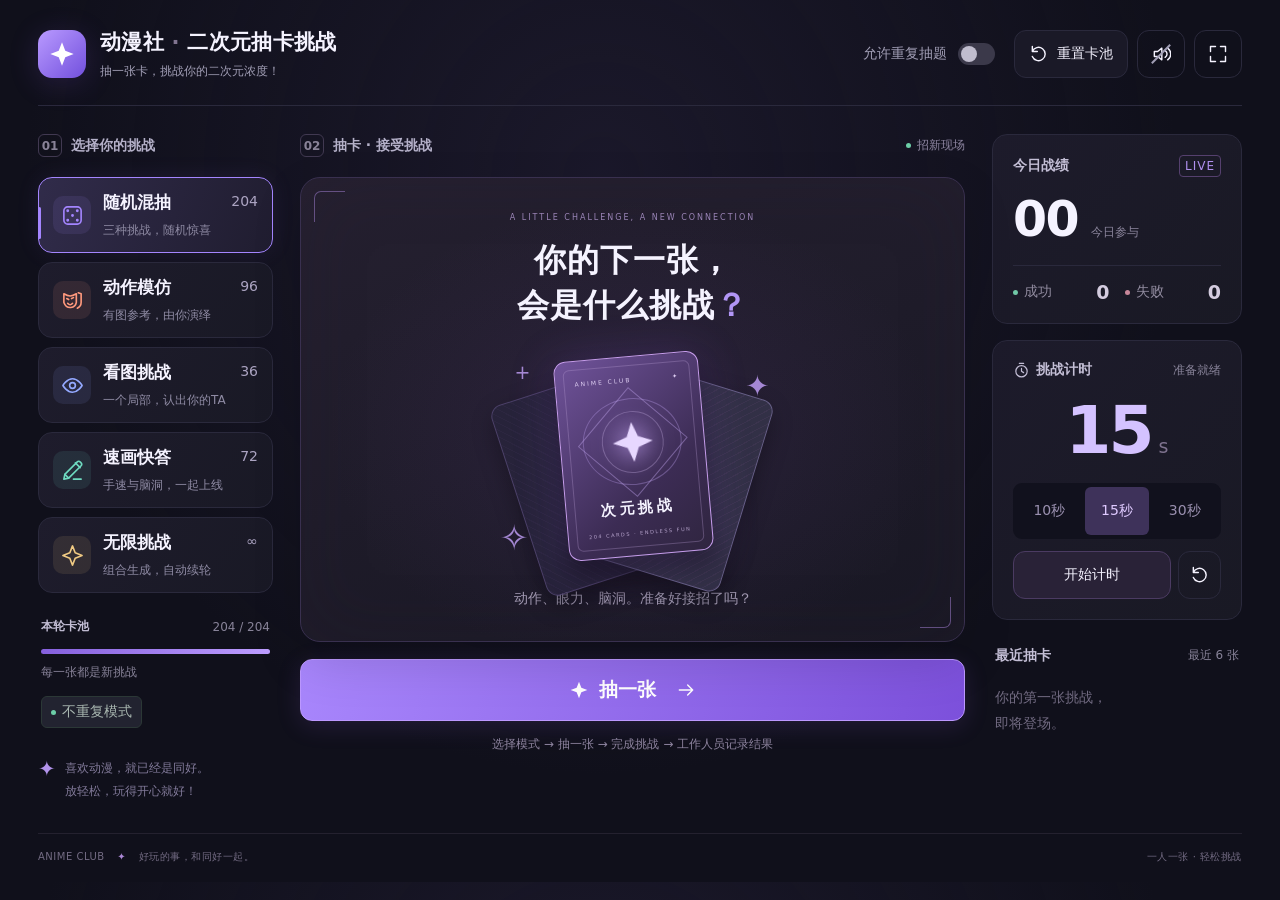
<file: index.html>
<!doctype html>
<html lang="zh-CN">
<head>
  <meta charset="utf-8">
  <meta name="viewport" content="width=device-width, initial-scale=1, viewport-fit=cover">
  <meta name="theme-color" content="#10101b">
  <meta name="description" content="动漫社招新现场抽卡小游戏：204张固定题，1324种组合挑战，自动续轮，离线也能玩。">
  <title>动漫社 · 二次元抽卡挑战</title>
  <link rel="icon" href="data:image/svg+xml,%3Csvg xmlns='http://www.w3.org/2000/svg' viewBox='0 0 64 64'%3E%3Crect width='64' height='64' rx='16' fill='%237c4dff'/%3E%3Cpath d='M32 8 38 26 56 32 38 38 32 56 26 38 8 32 26 26Z' fill='white'/%3E%3C/svg%3E">
  <link rel="stylesheet" href="style.css">
  <script src="cards.js" defer></script>
  <script src="extra-cards.js" defer></script>
  <script src="visual-cards.js" defer></script>
  <script src="asset-manifest.js" defer></script>
  <script src="generator.js" defer></script>
  <script src="engine.js" defer></script>
  <script src="app.js" defer></script>
</head>
<body>
  <svg class="icon-library" xmlns="http://www.w3.org/2000/svg" aria-hidden="true">
    <symbol id="spark" viewBox="0 0 24 24"><path d="m12 2 2.8 7.2L22 12l-7.2 2.8L12 22l-2.8-7.2L2 12l7.2-2.8Z"/></symbol>
    <symbol id="mask" viewBox="0 0 24 24"><path d="M3 5c5 3 8 3 13 0v9c-1 6-10 8-13 0Z"/><path d="m6 10 2 1m3-1 2-1M7 15c2 2 3 2 5 0M18 4l3 1v9c0 3-2 5-4 6"/></symbol>
    <symbol id="eye" viewBox="0 0 24 24"><path d="M2 12s4-7 10-7 10 7 10 7-4 7-10 7S2 12 2 12Z"/><circle cx="12" cy="12" r="3"/></symbol>
    <symbol id="pen" viewBox="0 0 24 24"><path d="m15 4 5 5M3 21l5-1L21 7c2-2-2-6-4-4L4 16Z"/><path d="m4 16 4 4M13 21h8"/></symbol>
    <symbol id="dice" viewBox="0 0 24 24"><rect x="3" y="3" width="18" height="18" rx="4"/><path d="M7 7h.01M17 7h.01M12 12h.01M7 17h.01M17 17h.01" stroke-width="3"/></symbol>
    <symbol id="reset" viewBox="0 0 24 24"><path d="M4 9a8 8 0 1 1 0 6M4 3v6h6"/></symbol>
    <symbol id="clock" viewBox="0 0 24 24"><circle cx="12" cy="13" r="8"/><path d="M12 9v4l3 2M9 2h6"/></symbol>
    <symbol id="check" viewBox="0 0 24 24"><path d="m5 12 4 4L19 6"/></symbol>
    <symbol id="close" viewBox="0 0 24 24"><path d="m6 6 12 12M18 6 6 18"/></symbol>
    <symbol id="sound" viewBox="0 0 24 24"><path d="M4 9h4l5-4v14l-5-4H4ZM17 8c3 2 3 6 0 8M20 5c5 4 5 10 0 14"/></symbol>
    <symbol id="expand" viewBox="0 0 24 24"><path d="M9 3H3v6M15 3h6v6M3 15v6h6M21 15v6h-6"/></symbol>
    <symbol id="arrow" viewBox="0 0 24 24"><path d="M4 12h16m-6-6 6 6-6 6"/></symbol>
  </svg>
  <div class="app-shell">
    <header class="header">
      <div class="brand"><span class="brand-mark"><svg><use href="#spark"/></svg></span><div><h1>动漫社 <span>·</span> 二次元抽卡挑战</h1><p>抽一张卡，挑战你的二次元浓度！</p></div></div>
      <div class="header-actions">
        <label class="repeat-control"><span>允许重复抽题</span><input id="repeat-toggle" type="checkbox"><span class="switch" aria-hidden="true"></span></label>
        <button id="reset-pool" class="subtle"><svg><use href="#reset"/></svg>重置卡池</button>
        <button id="sound-toggle" class="icon-button" aria-label="开启音效" aria-pressed="false"><svg><use href="#sound"/></svg><span class="mute-line"></span></button>
        <button id="fullscreen" class="icon-button" aria-label="全屏显示"><svg><use href="#expand"/></svg></button>
      </div>
    </header>
    <main class="game-layout">
      <aside class="mode-column">
        <div class="section-label"><span class="step">01</span>选择你的挑战</div>
        <div id="modes" class="modes" role="group" aria-label="抽卡模式">
          <button class="mode-button active" data-mode="mix" aria-pressed="true"><span class="mode-icon"><svg><use href="#dice"/></svg></span><span class="mode-copy"><strong>随机混抽</strong><small>三种挑战，随机惊喜</small></span><span class="mode-count" data-count="mix">204</span></button>
          <button class="mode-button" data-mode="action" aria-pressed="false"><span class="mode-icon"><svg><use href="#mask"/></svg></span><span class="mode-copy"><strong>动作模仿</strong><small>有图参考，由你演绎</small></span><span class="mode-count" data-count="action">96</span></button>
          <button class="mode-button" data-mode="image" aria-pressed="false"><span class="mode-icon"><svg><use href="#eye"/></svg></span><span class="mode-copy"><strong>看图挑战</strong><small>一个局部，认出你的TA</small></span><span class="mode-count" data-count="image">36</span></button>
          <button class="mode-button" data-mode="quick" aria-pressed="false"><span class="mode-icon"><svg><use href="#pen"/></svg></span><span class="mode-copy"><strong>速画快答</strong><small>手速与脑洞，一起上线</small></span><span class="mode-count" data-count="quick">72</span></button>
          <button class="mode-button" data-mode="infinite" aria-pressed="false"><span class="mode-icon"><svg><use href="#spark"/></svg></span><span class="mode-copy"><strong>无限挑战</strong><small>组合生成，自动续轮</small></span><span class="mode-count" data-count="infinite">∞</span></button>
        </div>
        <section class="pool-section"><div class="small-heading"><span id="pool-label">本轮卡池</span> <span id="pool-total">204 / 204</span></div><div class="pool-track"><span id="pool-progress"></span></div><p id="pool-note">每一张都是新挑战</p><span id="repeat-status" class="status-chip"><i></i>不重复模式</span></section>
        <div class="welcome-note"><span>✦</span><p>喜欢动漫，就已经是同好。<br>放轻松，玩得开心就好！</p></div>
      </aside>
      <section class="play-column" aria-label="抽卡挑战">
        <div class="play-topline"><span class="section-label"><span class="step">02</span>抽卡 · 接受挑战</span><span class="live-label"><i></i>招新现场</span></div>
        <div id="card-stage" class="card-stage" aria-live="polite">
          <div class="idle-state"><span class="eyebrow">A LITTLE CHALLENGE, A NEW CONNECTION</span><h2>你的下一张，<br>会是什么挑战<span>？</span></h2><div class="deck-art" aria-hidden="true"><div class="deck-card back-one"></div><div class="deck-card back-two"></div><div class="deck-card front"><div class="deck-inner"><span class="deck-top">ANIME CLUB <b>✦</b></span><div class="orbital"><div class="orbital-inner"><svg><use href="#spark"/></svg></div></div><strong>次元挑战</strong><span class="deck-bottom">36 CARDS · ENDLESS FUN</span></div></div><span class="floating-star one">✦</span><span class="floating-star two">✧</span><span class="floating-star three">+</span></div><p class="idle-hint">动作、眼力、脑洞。准备好接招了吗？</p></div>
        </div>
        <div id="result-banner" class="result-banner" hidden></div>
        <div class="primary-row"><button id="reveal-answer" class="reveal-button" hidden><svg><use href="#eye"/></svg>显示答案</button><button id="draw-card" class="draw-button"><svg><use href="#spark"/></svg><span>抽一张</span><svg class="arrow"><use href="#arrow"/></svg></button></div>
        <div id="judge-controls" class="judge-controls" hidden><button id="success" class="success-button"><svg><use href="#check"/></svg>挑战成功</button><button id="failure" class="failure-button"><svg><use href="#close"/></svg>挑战失败</button></div>
        <p id="play-hint" class="play-hint">选择模式 → 抽一张 → 完成挑战 → 工作人员记录结果</p>
      </section>
      <aside class="host-column">
        <section class="panel stats-panel"><div class="small-heading">今日战绩 <span>LIVE</span></div><div class="participant-stat"><strong id="participants">00</strong><span>今日参与</span></div><div class="result-stats"><div><i class="success-dot"></i>成功<strong id="success-count">0</strong></div><div><i class="failure-dot"></i>失败<strong id="failure-count">0</strong></div></div></section>
        <section class="panel timer-panel"><div class="small-heading"><span><svg><use href="#clock"/></svg>挑战计时</span><span id="timer-label">准备就绪</span></div><div id="timer-display" class="timer-display" role="timer" aria-label="剩余15秒">15<span>s</span></div><div id="timer-presets" class="timer-presets" role="group" aria-label="计时时长"><button data-seconds="10" aria-pressed="false">10秒</button><button data-seconds="15" class="selected" aria-pressed="true">15秒</button><button data-seconds="30" aria-pressed="false">30秒</button></div><div class="timer-buttons"><button id="timer-start">开始计时</button><button id="timer-reset" aria-label="重置倒计时"><svg><use href="#reset"/></svg></button></div></section>
        <section class="history-section"><div class="small-heading">最近抽卡 <span>最近 6 张</span></div><ol id="history"><li class="history-empty">你的第一张挑战，<br>即将登场。</li></ol></section>
      </aside>
    </main>
    <footer><span>ANIME CLUB <b>✦</b> 好玩的事，和同好一起。</span><span id="offline-state">一人一张 · 轻松挑战</span></footer>
  </div>
  <dialog id="reset-dialog"><form method="dialog"><span class="dialog-symbol">↻</span><h2>开启新一轮挑战？</h2><p>204 张固定题恢复，组合生成轮次重新开始，当前挑战与最近抽卡清空。今日参与、成功和失败统计保留。</p><div class="dialog-actions"><button value="cancel">继续这轮</button><button id="confirm-reset" value="reset" class="draw-button">重置卡池</button></div></form></dialog>
  <div id="toast" class="toast" role="status"></div>
  <dialog id="reference-dialog" aria-labelledby="reference-title"><div class="reference-modal"><button id="close-reference" class="reference-close" aria-label="关闭角色大图">×</button><h2 id="reference-title">角色参考</h2><img id="reference-image" alt=""><p id="reference-note"></p></div></dialog>
</body>
</html>
</file>
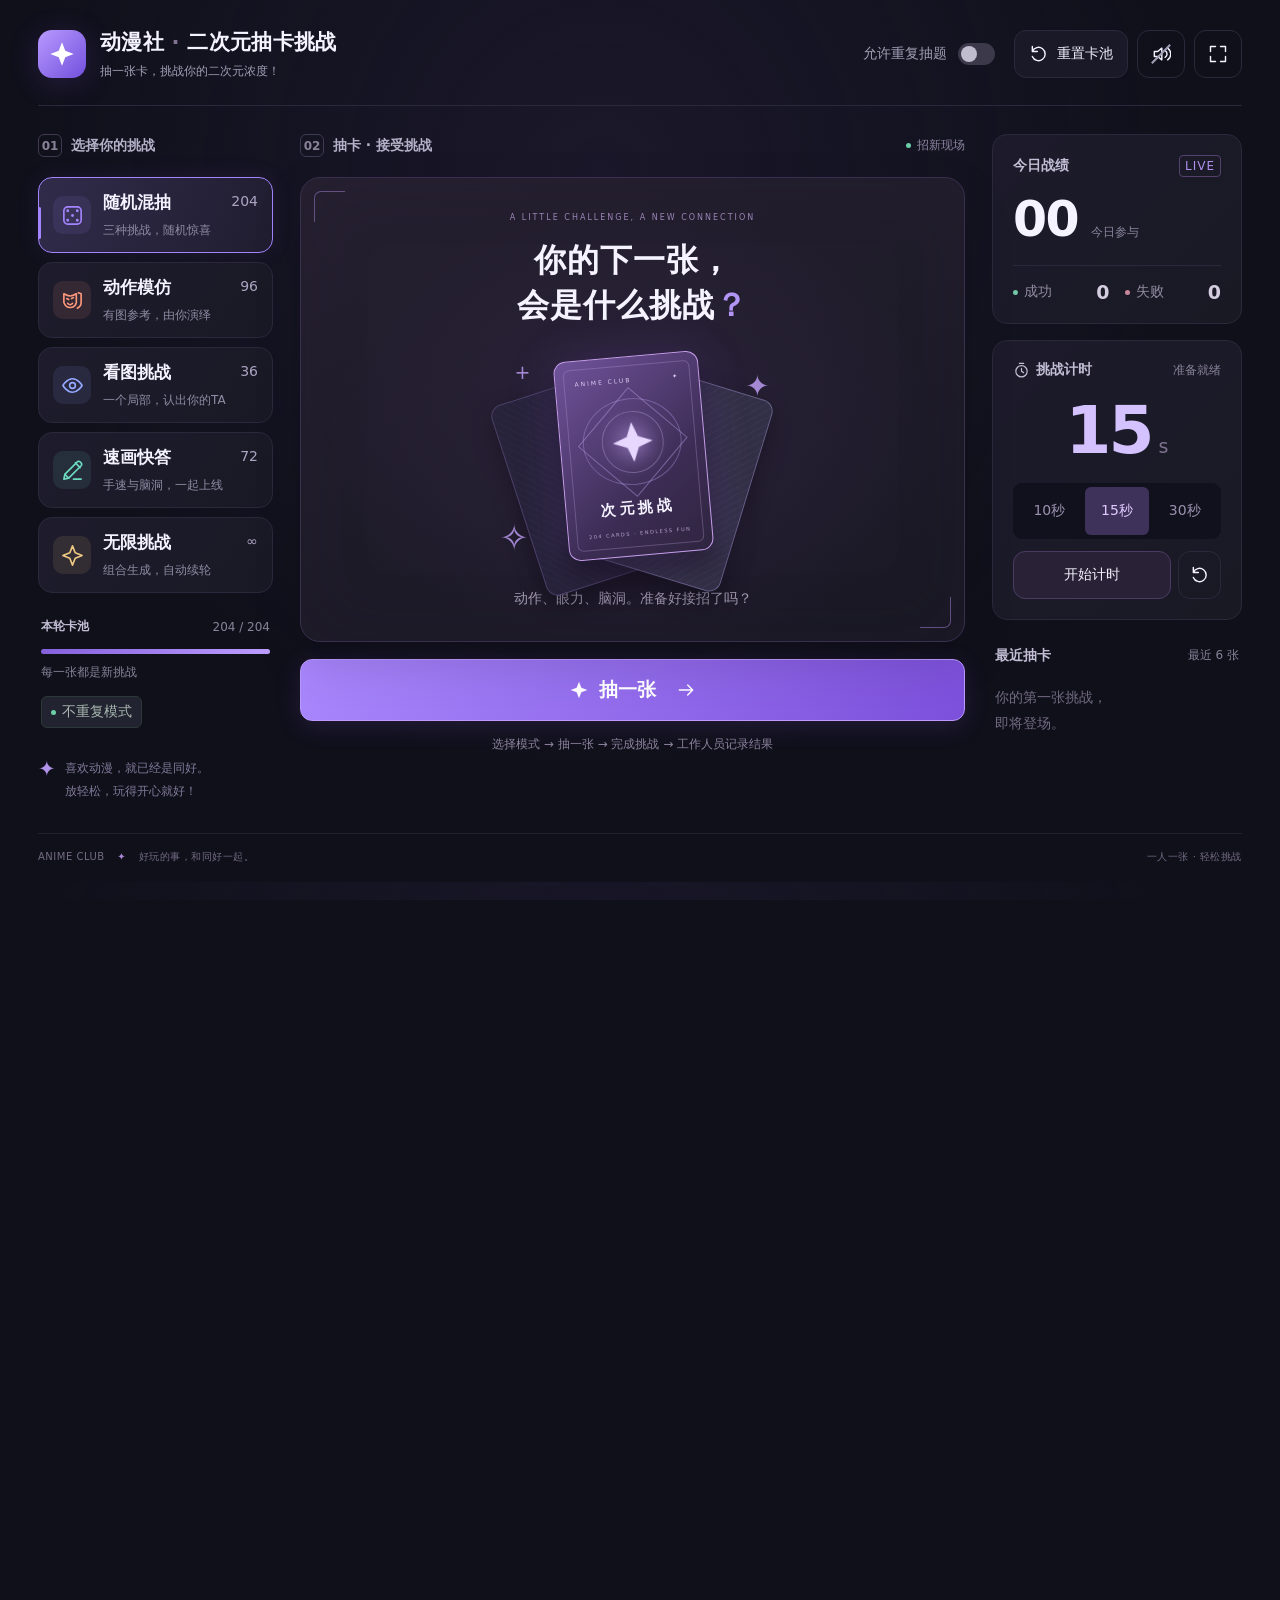
<file: github-pages-game/index.html>
<!doctype html>
<html lang="zh-CN"><head><meta charset="utf-8"><meta name="viewport" content="width=device-width,initial-scale=1"><meta http-equiv="refresh" content="0;url=../"><title>动漫社抽卡挑战 · 已更新</title></head><body><p>游戏已更新至新版本。<a href="../">点击打开动漫社抽卡挑战</a></p></body></html>
</file>
<file: style.css>
:root {
  color-scheme:dark;
  --bg:#10101b;
  --panel:#191925;
  --line:#2a293c;
  --text:#f5f3ff;
  --muted:#a19eB5;
  --purple:#a485ff;
  --accent:#a485ff;
  --action:#ff997d;
  --image:#94a9ff;
  --quick:#6edac0;
  font-family:system-ui,-apple-system,"Segoe UI","Microsoft YaHei",sans-serif
}

* {
  box-sizing:border-box
}

body {
  margin:0;
  background:radial-gradient(ellipse at 47% 20%,#25203980,transparent 60%),var(--bg);
  color:var(--text)
}

button,input {
  font:inherit
}

button {
  color:inherit;
  cursor:pointer;
  touch-action:manipulation;
  user-select:none;
  min-height:48px;
  border:1px solid var(--line);
  background:var(--panel);
  border-radius:12px;
  transition:background .18s,transform .18s,border-color .18s
}

button:active:not(:disabled) {
  transform:scale(.975)
}

button:focus-visible,input:focus-visible+.switch {
  outline:3px solid #d1bfff;
  outline-offset:4px
}

button:disabled {
  opacity:.42;
  cursor:default
}

button svg,.small-heading svg {
  width:20px;
  height:20px;
  fill:none;
  stroke:currentColor;
  stroke-width:1.7;
  stroke-linecap:round;
  stroke-linejoin:round;
  flex:none
}

svg {
  width:24px;
  height:24px
}

.icon-library {
  display:none
}

[hidden] {
  display:none!important
}

.app-shell {
  max-width:1600px;
  margin:auto;
  padding:28px 38px 18px
}

.header {
  display:flex;
  justify-content:space-between;
  align-items:center;
  gap:20px;
  padding-bottom:25px;
  border-bottom:1px solid var(--line)
}

.brand {
  display:flex;
  align-items:center;
  gap:14px
}

.brand-mark {
  width:48px;
  height:48px;
  border-radius:14px;
  background:linear-gradient(135deg,#b99aff,#7250dd);
  display:grid;
  place-items:center;
  box-shadow:0 5px 30px #8957e72e
}

.brand-mark svg {
  fill:white;
  stroke:none;
  width:28px;
  height:28px
}

h1 {
  font-size:21px;
  font-weight:700;
  letter-spacing:.3px;
  margin:0
}

h1 span {
  color:#817490
}

.brand p {
  font-size:13px;
  color:var(--muted);
  margin:7px 0 0
}

.header-actions {
  display:flex;
  align-items:center;
  gap:9px
}

.repeat-control {
  display:flex;
  align-items:center;
  gap:11px;
  font-size:13px;
  color:var(--muted);
  min-height:48px;
  padding:0 10px;
  cursor:pointer
}

.repeat-control input {
  position:absolute;
  opacity:0;
  width:1px;
  height:1px
}

.switch {
  width:37px;
  height:22px;
  border-radius:20px;
  background:#3b394a;
  position:relative
}

.switch:after {
  content:"";
  width:16px;
  height:16px;
  position:absolute;
  top:3px;
  left:3px;
  border-radius:50%;
  background:#c0bdce;
  transition:transform .2s
}

.repeat-control input:checked+.switch {
  background:#8c65ed
}

.repeat-control input:checked+.switch:after {
  transform:translateX(15px);
  background:#fff
}

.subtle {
  display:flex;
  align-items:center;
  justify-content:center;
  gap:8px;
  padding:0 14px;
  font-size:13px;
  background:#1a1927
}

.icon-button {
  width:48px;
  display:grid;
  place-items:center;
  background:transparent;
  position:relative
}

.mute-line {
  position:absolute;
  width:26px;
  height:2px;
  background:var(--muted);
  transform:rotate(-45deg)
}

.game-layout {
  display:grid;
  grid-template-columns:235px minmax(0,1fr) 250px;
  gap:27px;
  padding-top:28px
}

.section-label {
  color:#b4b0c8;
  font-size:13px;
  display:flex;
  align-items:center;
  gap:9px;
  font-weight:600
}

.step {
  font-size:11px;
  color:#898398;
  border:1px solid #413951;
  width:24px;
  height:23px;
  border-radius:6px;
  display:grid;
  place-items:center;
  font-variant-numeric:tabular-nums
}

.modes {
  display:grid;
  gap:12px;
  margin-top:20px
}

.mode-button {
  display:flex;
  align-items:center;
  gap:12px;
  position:relative;
  min-height:92px;
  text-align:left;
  padding:16px 14px;
  background:linear-gradient(125deg,#1e1c2c,#191925);
  border-radius:14px;
  --mode:var(--purple)
}

.mode-button[data-mode=action] {
  --mode:var(--action)
}

.mode-button[data-mode=image] {
  --mode:var(--image)
}

.mode-button[data-mode=quick] {
  --mode:var(--quick)
}

.mode-button[data-mode=infinite] {
  --mode:#f0ca83
}

/* 第五个模式保持横屏操作区紧凑，竖屏则占一整行。 */
@media(min-width:761px) and (orientation:landscape) {
  .modes { gap:9px; }
  .mode-button { min-height:76px; padding:12px 14px; }
}

.mode-button.active {
  border-color:var(--mode);
  background:linear-gradient(110deg,color-mix(in srgb,var(--mode) 17%,#191925),#201d30);
  box-shadow:0 0 24px color-mix(in srgb,var(--mode) 8%,transparent)
}

.mode-button.active:before {
  content:"";
  position:absolute;
  left:-1px;
  top:29px;
  height:32px;
  width:3px;
  background:var(--mode);
  border-radius:2px
}

.mode-icon {
  color:var(--mode);
  width:38px;
  height:38px;
  display:grid;
  place-items:center;
  border-radius:10px;
  background:color-mix(in srgb,var(--mode) 10%,transparent);
  flex:none
}

.mode-icon svg {
  width:23px;
  height:23px
}

.mode-copy {
  flex:1;
  min-width:0
}

.mode-copy strong {
  display:block;
  font-size:17px;
  font-weight:650
}

.mode-copy small {
  display:block;
  color:#8f8ba4;
  font-size:11px;
  margin-top:7px;
  white-space:nowrap
}

.mode-count {
  align-self:flex-start;
  color:#aca4c2;
  font-size:12px;
  padding-top:3px
}

.pool-section {
  padding:25px 3px 0
}

.small-heading {
  display:flex;
  justify-content:space-between;
  align-items:center;
  font-size:13px;
  font-weight:600;
  gap:8px;
  color:#c3bed5
}

.small-heading>span:last-child {
  font-size:11px;
  font-weight:400;
  color:#888399
}

.pool-track {
  height:5px;
  background:#292536;
  border-radius:9px;
  overflow:hidden;
  margin:14px 0 10px
}

.pool-track span {
  display:block;
  width:100%;
  height:100%;
  background:linear-gradient(90deg,#8560dd,#bd9dff);
  transition:width .25s
}

.pool-section p {
  font-size:11px;
  color:#868197;
  margin:0 0 15px
}

.status-chip {
  display:inline-flex;
  align-items:center;
  gap:6px;
  background:#222330;
  color:#a9b7b0;
  font-size:11px;
  padding:6px 9px;
  border:1px solid #2b3836;
  border-radius:6px
}

.status-chip i,.live-label i {
  width:5px;
  height:5px;
  border-radius:50%;
  background:#6ccea7
}

.welcome-note {
  display:flex;
  align-items:flex-start;
  gap:9px;
  margin-top:29px;
  color:#827a9a
}

.welcome-note>span {
  color:#b293eb;
  font-size:21px
}

.welcome-note p {
  font-size:11px;
  line-height:1.9;
  margin:0
}

.play-column {
  min-width:0
}

.play-topline {
  display:flex;
  justify-content:space-between;
  align-items:center;
  margin-bottom:20px
}

.live-label {
  font-size:11px;
  display:flex;
  align-items:center;
  gap:6px;
  color:#8c849f
}

.card-stage {
  position:relative;
  min-height:465px;
  border:1px solid #39304f;
  border-radius:20px;
  overflow:hidden;
  background:radial-gradient(ellipse at 50% 55%,#50337040,transparent 65%),linear-gradient(160deg,#252030,#191824);
  box-shadow:inset 0 0 70px #281e332a,0 20px 50px #0002
}

.card-stage:before,.card-stage:after {
  content:"";
  position:absolute;
  width:30px;
  height:30px;
  border-color:#8065a7;
  border-style:solid;
  pointer-events:none;
  opacity:.7
}

.card-stage:before {
  left:13px;
  top:13px;
  border-width:1px 0 0 1px;
  border-radius:7px 0 0
}

.card-stage:after {
  right:13px;
  bottom:13px;
  border-width:0 1px 1px 0;
  border-radius:0 0 7px
}

.idle-state {
  text-align:center;
  padding:27px 20px 19px
}

.eyebrow {
  font-size:8px;
  color:#9b85b7;
  letter-spacing:2px
}

.idle-state h2 {
  font-size:32px;
  line-height:1.4;
  letter-spacing:1px;
  font-weight:750;
  margin:14px 0 0
}

.idle-state h2 span {
  color:#b296f6
}

.deck-art {
  height:230px;
  width:320px;
  position:relative;
  margin:14px auto 2px;
  max-width:100%
}

.deck-card {
  width:145px;
  height:200px;
  position:absolute;
  left:calc(50% - 72px);
  top:14px;
  border-radius:12px;
  border:1px solid #7656a0;
  background:linear-gradient(145deg,#53406a,#2c243d);
  box-shadow:0 10px 25px #0005
}

.back-one {
  transform:rotate(-18deg) translate(-51px,10px);
  border-color:#4b4068;
  background:repeating-linear-gradient(45deg,#27233a,#27233a 5px,#2c2640 5px,#2c2640 6px)
}

.back-two {
  transform:rotate(17deg) translate(48px,8px);
  border-color:#676087;
  background:repeating-linear-gradient(-45deg,#323046,#323046 5px,#3b344e 5px,#3b344e 6px)
}

.front {
  transform:rotate(-5deg);
  background:linear-gradient(140deg,#70539b,#3c2c54 65%,#2f253f);
  border-color:#c69cec;
  box-shadow:0 5px 45px #905ada40,0 15px 25px #0007
}

.deck-inner {
  border:1px solid #b69bd355;
  margin:8px;
  height:calc(100% - 16px);
  border-radius:6px;
  padding:10px;
  display:flex;
  align-items:center;
  flex-direction:column
}

.deck-top {
  font-size:6px;
  letter-spacing:2px;
  display:flex;
  justify-content:space-between;
  width:100%;
  color:#decef2
}

.orbital {
  width:99px;
  height:99px;
  border:1px solid #c4a4f755;
  border-radius:50%;
  display:grid;
  place-items:center;
  margin:15px 0 5px;
  position:relative
}

.orbital:before {
  content:"";
  width:76px;
  height:76px;
  border:1px solid #b79be377;
  position:absolute;
  transform:rotate(45deg)
}

.orbital-inner {
  width:62px;
  height:62px;
  border:1px solid #c8b2e455;
  border-radius:50%;
  display:grid;
  place-items:center
}

.orbital svg {
  width:48px;
  height:48px;
  fill:#e7d7ff;
  filter:drop-shadow(0 0 12px #cfadff)
}

.deck-inner>strong {
  font-size:15px;
  letter-spacing:4px;
  margin-top:9px
}

.deck-bottom {
  font-size:5px;
  letter-spacing:1.5px;
  margin-top:12px;
  color:#b6a3cc
}

.floating-star {
  position:absolute;
  color:#a588d4
}

.floating-star.one {
  top:27px;
  right:23px;
  font-size:29px
}

.floating-star.two {
  bottom:14px;
  left:27px;
  font-size:35px
}

.floating-star.three {
  top:19px;
  left:42px;
  font-size:19px
}

.idle-hint {
  font-size:12px;
  color:#a49bb4;
  margin:10px 0 0
}

.primary-row {
  display:flex;
  gap:12px;
  margin-top:17px
}

.draw-button {
  display:flex;
  justify-content:center;
  align-items:center;
  gap:10px;
  background:linear-gradient(105deg,#a886fc,#7c50db);
  border:1px solid #bc98ff;
  color:white;
  font-weight:700;
  font-size:19px;
  height:62px;
  box-shadow:0 5px 24px #9760ed25;
  flex:1
}

.draw-button svg:first-child {
  fill:#fff;
  stroke:none
}

.draw-button .arrow {
  margin-left:10px
}

.reveal-button {
  min-height:62px;
  display:flex;
  align-items:center;
  justify-content:center;
  gap:8px;
  padding:0 20px;
  font-weight:600;
  font-size:17px;
  background:#34334f;
  border-color:#8985bb;
  flex:1
}

.judge-controls {
  display:flex;
  gap:12px;
  margin-top:12px
}

.judge-controls button {
  flex:1;
  display:flex;
  align-items:center;
  justify-content:center;
  gap:8px;
  height:52px;
  font-size:15px
}

.success-button {
  color:#83ddbb;
  border-color:#3f665d;
  background:#20312e
}

.failure-button {
  color:#d8a5b1;
  background:#31252d;
  border-color:#60404e
}

.play-hint {
  font-size:11px;
  line-height:1.8;
  color:#8d839e;
  text-align:center;
  margin:13px 0 0
}

.panel {
  border:1px solid var(--line);
  background:linear-gradient(135deg,#1d1b2b,#191924);
  border-radius:15px;
  padding:20px
}

.participant-stat {
  display:flex;
  align-items:baseline;
  gap:13px;
  margin:15px 0 17px
}

.participant-stat strong {
  font-size:49px;
  font-weight:650;
  line-height:1.15;
  font-variant-numeric:tabular-nums;
  letter-spacing:-1.5px
}

.participant-stat span {
  font-size:12px;
  color:#8b859c
}

.stats-panel .small-heading>span {
  color:#b090ee;
  border:1px solid #55406e;
  padding:3px 5px;
  font-size:8px;
  letter-spacing:1px;
  border-radius:4px
}

.result-stats {
  display:flex;
  border-top:1px solid var(--line);
  padding-top:15px;
  gap:15px
}

.result-stats>div {
  display:flex;
  align-items:center;
  gap:6px;
  font-size:12px;
  color:#918b9f;
  flex:1
}

.result-stats strong {
  color:#d4ccdf;
  font-size:19px;
  margin-left:auto
}

.success-dot,.failure-dot {
  width:5px;
  height:5px;
  background:#71c9a7;
  border-radius:50%
}

.failure-dot {
  background:#c8879a
}

.timer-panel {
  margin-top:16px
}

.timer-panel .small-heading>span:first-child {
  display:flex;
  align-items:center;
  gap:6px;
  font-size:13px;
  font-weight:600;
  color:#c3bed5
}

.timer-panel .small-heading svg {
  width:17px;
  height:17px
}

.timer-display {
  text-align:center;
  font-size:66px;
  line-height:1.2;
  margin:12px 0;
  color:#d4c2ff;
  font-weight:550;
  letter-spacing:-3px;
  font-variant-numeric:tabular-nums
}

.timer-display>span {
  font-size:19px;
  letter-spacing:0;
  color:#7f738f;
  margin-left:7px;
  font-weight:400
}

.timer-presets {
  display:flex;
  background:#11111d;
  padding:4px;
  border-radius:9px;
  gap:3px
}

.timer-presets button {
  flex:1;
  min-height:43px;
  border:none;
  background:transparent;
  font-size:12px;
  color:#9a90af;
  border-radius:6px
}

.timer-presets button.selected {
  background:#3e325a;
  color:#dfcaff
}

.timer-buttons {
  display:flex;
  gap:7px;
  margin-top:12px
}

.timer-buttons button:first-child {
  flex:1;
  background:#292237;
  border-color:#4b3b62;
  font-size:13px
}

.timer-buttons button:last-child {
  width:43px;
  display:grid;
  place-items:center;
  background:transparent
}

.timer-panel.time-up {
  border-color:#eaaa78;
  background:#35251f
}

.time-up .timer-display {
  color:#ffc08e
}

.history-section {
  margin-top:27px;
  padding:0 3px
}

.history-section ol {
  list-style:none;
  padding:0;
  margin:16px 0 0
}

.history-section li {
  padding:9px 0;
  border-bottom:1px solid #25222f;
  display:flex;
  gap:9px;
  align-items:center;
  font-size:11px;
  color:#b4aabd
}

.history-section .history-empty {
  display:block;
  border:none;
  line-height:1.9;
  color:#716a81;
  padding-top:3px
}

.history-dot {
  width:6px;
  height:6px;
  border-radius:50%;
  flex:none
}

.history-info {
  min-width:0;
  flex:1
}

.history-info strong {
  font-weight:500;
  display:block;
  white-space:nowrap;
  overflow:hidden;
  text-overflow:ellipsis
}

.history-info small {
  font-size:9px;
  color:#716b82;
  display:block;
  margin-top:3px
}

.history-result {
  font-size:11px;
  color:#8f849f
}

.challenge-card {
  padding:24px 26px;
  min-height:465px;
  display:flex;
  flex-direction:column
}

/* 动作题：原作角色图与任务文字并排，触屏可点开大图。 */
.action-card .task-body {
  display:grid;
  grid-template-columns:minmax(120px,38%) minmax(0,1fr);
  gap:24px;
  align-items:center;
  padding:18px 0;
  text-align:left
}
.action-reference {margin:0;min-width:0;text-align:center}
.reference-button {
  width:100%;height:280px;padding:8px 8px 25px;display:block;
  position:relative;border:1px solid #66506b;border-radius:14px;
  background:#2c243b;overflow:hidden;cursor:zoom-in
}
.reference-button img {width:100%;height:100%;object-fit:contain;display:block}
.reference-button span {position:absolute;bottom:7px;left:0;right:0;font-size:11px;color:#c0acc7}
.reference-button:hover {border-color:var(--accent)}
.reference-button:focus-visible {outline:3px solid var(--accent);outline-offset:3px}
.action-reference figcaption {font-size:12px;line-height:1.5;color:#e1c5cd;margin-top:9px}
.action-copy h2 {font-size:28px;margin-bottom:16px;overflow-wrap:anywhere}
.action-copy p {font-size:21px;line-height:1.65;overflow-wrap:anywhere}
.action-copy small {display:block;margin-top:13px;color:#b9a6bd;font-size:12px;line-height:1.6}
.action-card .card-bottom {line-height:1.6}
#reference-dialog {
  width:min(720px,calc(100vw - 28px));max-width:720px;max-height:calc(100dvh - 28px);
  padding:0;border:1px solid #655278;border-radius:20px;color:#f7efff;background:#211b30
}
#reference-dialog::backdrop {background:#090812dc;backdrop-filter:blur(6px)}
.reference-modal {padding:24px;position:relative;text-align:center}
.reference-modal h2 {font-size:21px;margin:0 34px 18px;line-height:1.5}
.reference-modal img {display:block;width:100%;height:min(65dvh,600px);object-fit:contain;border-radius:12px;background:#2c243b}
.reference-modal p {font-size:13px;color:#c9bdd5;line-height:1.7;margin:15px 0 0}
.reference-close {position:absolute;right:10px;top:8px;width:44px;height:44px;font-size:28px;color:#eee4ff;background:transparent;border:0;border-radius:10px;cursor:pointer}
.reference-close:hover {background:#493956}
@media(min-width:761px) and (orientation:landscape) and (max-height:820px) {
  .action-card .task-body {gap:16px;padding:10px 0}
  .action-card .reference-button {height:245px}
  .action-card .task-body h2 {font-size:25px;margin-bottom:13px}
  .action-card .task-body p {font-size:20px}
}
@media(max-width:760px), (orientation:portrait) and (max-width:1100px) {
  .action-card .task-body {gap:20px}
  .action-card .reference-button {height:290px}
}
@media(max-width:480px) {
  .action-card .task-body {grid-template-columns:1fr;gap:16px;text-align:center;padding:18px 0}
  .action-card .reference-button {height:215px;width:min(230px,100%);margin:auto}
  .action-card .task-body h2 {font-size:24px;margin-bottom:10px}
  .action-card .task-body p {font-size:20px;line-height:1.7}
  .action-card .card-bottom {flex-direction:column;gap:3px}
  .reference-modal {padding:20px 14px}
}

.card-meta {
  display:flex;
  justify-content:space-between;
  align-items:center;
  color:var(--accent);
  font-size:12px
}

.card-type {
  display:flex;
  align-items:center;
  gap:8px;
  background:color-mix(in srgb,var(--accent) 9%,transparent);
  border:1px solid color-mix(in srgb,var(--accent) 30%,transparent);
  border-radius:7px;
  padding:7px 9px
}

.card-type svg {
  width:17px;
  height:17px;
  stroke:currentColor;
  fill:none;
  stroke-width:1.7;
  stroke-linecap:round;
  stroke-linejoin:round
}

.card-id {
  color:#877b99;
  letter-spacing:2px;
  font-family:ui-monospace,monospace
}

.task-body {
  flex:1;
  display:flex;
  flex-direction:column;
  justify-content:center;
  align-items:center;
  text-align:center;
  padding:20px 5px
}

.task-symbol {
  color:var(--accent);
  border:1px solid color-mix(in srgb,var(--accent) 25%,transparent);
  background:color-mix(in srgb,var(--accent) 8%,transparent);
  width:82px;
  height:82px;
  border-radius:22px;
  display:grid;
  place-items:center;
  margin-bottom:22px;
  transform:rotate(-5deg)
}

.task-symbol svg {
  width:43px;
  height:43px;
  stroke:currentColor;
  fill:none;
  stroke-width:1.3;
  stroke-linecap:round;
  stroke-linejoin:round
}

.task-body h2 {
  font-size:32px;
  margin:0 0 20px;
  color:#f5efff;
  line-height:1.3
}

.task-body p {
  font-size:22px;
  line-height:1.7;
  color:#d1c7dd;
  max-width:560px;
  margin:0
}

.card-bottom {
  border-top:1px solid #47395170;
  padding-top:15px;
  display:flex;
  justify-content:space-between;
  gap:10px;
  font-size:12px;
  color:#a091b1
}

.image-card {
  padding-bottom:17px
}

.image-card h2 {
  font-size:25px;
  text-align:center;
  margin:16px 0 12px
}

.image-frame {
  height:294px;
  border:1px solid #51456a;
  border-radius:12px;
  overflow:hidden;
  display:grid;
  place-items:center;
  background:radial-gradient(ellipse,#494058,#252030);
  position:relative
}

.image-frame img {
  display:block;
  width:100%;
  height:100%;
  object-fit:contain;
  min-height:0
}

.image-frame.guess img {
  object-fit:cover
}

.image-caption {
  text-align:center;
  color:#aea0be;
  font-size:13px;
  margin:12px 0 0
}

.image-error {
  padding:24px;
  font-size:17px;
  text-align:center;
  line-height:1.7
}

.result-banner {
  border:1px solid #426457;
  background:#213a30;
  color:#b1efd2;
  text-align:center;
  padding:12px;
  border-radius:10px;
  font-size:15px;
  margin-top:12px
}

.result-banner.failed {
  background:#352932;
  border-color:#634552;
  color:#edc0cb
}

.exhausted-state {
  min-height:465px;
  display:flex;
  flex-direction:column;
  align-items:center;
  justify-content:center;
  padding:35px 25px;
  text-align:center
}

.exhausted-state>span {
  font-size:60px;
  color:#b497e7
}

.exhausted-state h2 {
  font-size:27px;
  margin:18px 0
}

.exhausted-state p {
  font-size:16px;
  color:#aaa0bc;
  line-height:1.9;
  margin:0
}

.exhausted-actions {
  display:flex;
  flex-wrap:wrap;
  gap:10px;
  justify-content:center;
  margin-top:22px
}

.exhausted-actions button {
  padding:0 17px;
  background:#332841;
  border-color:#755891
}

.dealing {
  animation:deal .48s ease-out
}

.revealing {
  animation:reveal .35s ease-out
}

@keyframes deal {
  0% {
    opacity:.3;
    transform:perspective(1000px) rotateY(70deg) scale(.94)
  }

  100% {
    opacity:1;
    transform:perspective(1000px) rotateY(0) scale(1)
  }

}

@keyframes reveal {
  from {
    opacity:.4;
    transform:scale(.975)
  }

  to {
    opacity:1;
    transform:scale(1)
  }

}

footer {
  display:flex;
  justify-content:space-between;
  gap:10px;
  border-top:1px solid #24212f;
  margin-top:30px;
  padding-top:16px;
  font-size:10px;
  color:#736b83;
  letter-spacing:.5px
}

footer b {
  color:#ac88d6;
  margin:0 9px
}

dialog {
  background:#211c2d;
  color:var(--text);
  border:1px solid #72598d;
  border-radius:18px;
  padding:30px;
  max-width:460px;
  width:calc(100% - 32px);
  box-shadow:0 20px 80px #0008
}

dialog::backdrop {
  background:#06030dcc;
  backdrop-filter:blur(5px)
}

dialog h2 {
  font-size:23px;
  margin:12px 0
}

dialog p {
  font-size:15px;
  line-height:1.8;
  color:#b9acc9
}

.dialog-symbol {
  font-size:36px;
  color:#be9bea
}

.dialog-actions {
  display:flex;
  gap:12px;
  margin-top:23px
}

.dialog-actions button {
  flex:1;
  min-height:51px;
  font-size:15px;
  height:auto
}

.toast {
  position:fixed;
  bottom:25px;
  left:50%;
  transform:translate(-50%,20px);
  max-width:calc(100% - 32px);
  background:#41354e;
  border:1px solid #8a6b9e;
  border-radius:12px;
  padding:13px 24px;
  font-size:14px;
  box-shadow:0 6px 25px #0005;
  opacity:0;
  pointer-events:none;
  transition:opacity .2s,transform .2s;
  text-align:center;
  z-index:20
}

.toast.visible {
  opacity:1;
  transform:translate(-50%,0)
}

@media(min-width:1400px) {
  .game-layout {
    grid-template-columns:265px minmax(0,1fr) 275px;
    gap:32px
  }

  .card-stage,.challenge-card {
    min-height:520px
  }

  .idle-state {
    padding-top:38px
  }

  .idle-state h2 {
    font-size:38px
  }

  .deck-art {
    margin-top:26px;
    height:250px
  }

  .deck-card {
    width:160px;
    height:220px;
    left:calc(50% - 80px)
  }

  .orbital {
    margin-top:22px
  }

  .image-frame {
    height:348px
  }

}

@media(max-width:1150px) {
  .app-shell {
    padding:22px 22px 16px
  }

  .game-layout {
    grid-template-columns:190px minmax(0,1fr) 210px;
    gap:18px
  }

  .header {
    gap:12px
  }

  h1 {
    font-size:18px
  }

  .header-actions {
    gap:6px
  }

  .repeat-control {
    font-size:11px;
    padding:0 4px;
    gap:7px
  }

  .subtle {
    padding:0 10px;
    font-size:12px
  }

  .icon-button {
    width:43px
  }

  .mode-button {
    padding:14px 10px;
    gap:8px;
    min-height:90px
  }

  .mode-icon {
    width:31px;
    height:35px
  }

  .mode-copy strong {
    font-size:16px
  }

  .mode-copy small {
    font-size:10px
  }

  .panel {
    padding:16px
  }

  .card-stage,.challenge-card {
    min-height:442px
  }

  .idle-state h2 {
    font-size:29px
  }

  .idle-state {
    padding-top:24px
  }

  .eyebrow {
    font-size:7px;
    letter-spacing:1.3px
  }

  .deck-art {
    height:218px
  }

  .challenge-card {
    padding:20px
  }

  .task-body p {
    font-size:21px
  }

  .image-frame {
    height:273px
  }

  .card-bottom {
    font-size:11px
  }

  .timer-display {
    font-size:58px
  }

  .history-section {
    margin-top:23px
  }

}

@media(max-width:950px) {
  .game-layout {
    grid-template-columns:170px minmax(0,1fr) 185px;
    gap:13px
  }

  .app-shell {
    padding:18px 16px 12px
  }

  .brand-mark {
    width:40px;
    height:40px
  }

  .brand {
    gap:10px
  }

  h1 {
    font-size:16px
  }

  .brand p {
    font-size:11px
  }

  .header-actions {
    gap:4px
  }

  .repeat-control>span:first-child {
    max-width:48px;
    line-height:1.4
  }

  .subtle {
    font-size:11px
  }

  .mode-copy small {
    white-space:normal;
    line-height:1.5
  }

  .mode-button {
    gap:6px
  }

  .mode-count {
    font-size:10px
  }

  .play-topline .section-label {
    font-size:11px
  }

  .live-label {
    font-size:10px
  }

  .idle-state h2 {
    font-size:26px
  }

  .idle-state {
    padding-left:12px;
    padding-right:12px
  }

  .deck-art {
    width:280px
  }

  .small-heading {
    font-size:12px
  }

  .panel {
    padding:13px
  }

  .participant-stat strong {
    font-size:45px
  }

  .participant-stat {
    gap:8px
  }

  .participant-stat span {
    font-size:10px
  }

  .timer-panel .small-heading>span:first-child {
    font-size:11px
  }

  .timer-panel .small-heading>span:last-child {
    font-size:9px
  }

  .card-bottom {
    flex-wrap:wrap
  }

  .task-body h2 {
    font-size:28px
  }

  .task-body p {
    font-size:20px
  }

  .reveal-button {
    font-size:15px;
    padding:0 10px
  }

  .draw-button {
    font-size:17px
  }

  .judge-controls {
    gap:8px
  }

  .judge-controls button {
    font-size:13px
  }

}

@media(max-width:760px), (orientation:portrait) and (max-width:1100px) {
  .header {
    flex-wrap:wrap;
    padding-bottom:17px
  }

  .brand {
    width:100%
  }

  h1 {
    font-size:20px
  }

  .header-actions {
    width:100%;
    justify-content:flex-end;
    gap:8px
  }

  .repeat-control {
    margin-right:auto;
    font-size:12px
  }

  .repeat-control>span:first-child {
    max-width:none
  }

  .game-layout {
    grid-template-columns:minmax(0,1fr);
    padding-top:20px;
    gap:20px
  }

  .mode-column {
    display:contents
  }

  .modes {
    grid-template-columns:repeat(2,minmax(0,1fr));
    gap:9px;
    margin-top:0
  }

  .mode-button {
    min-height:75px;
    padding:12px;
    gap:10px
  }

  .mode-copy strong {
    font-size:17px
  }

  .mode-copy small {
    font-size:11px
  }

  .mode-count {
    font-size:12px
  }

  .mode-icon {
    width:36px
  }

  .mode-column>.section-label {
    margin-bottom:-7px
  }

  .pool-section {
    padding:0;
    display:flex;
    align-items:center;
    gap:12px;
    flex-wrap:wrap;
    margin-top:-8px
  }

  .pool-section .small-heading {
    gap:8px
  }

  .pool-track {
    flex:1;
    min-width:40px;
    margin:0
  }

  .pool-section p {
    display:none
  }

  .welcome-note {
    display:none
  }

  .play-topline {
    margin-bottom:12px
  }

  .card-stage,.challenge-card {
    min-height:455px
  }

  .idle-state {
    padding-top:25px
  }

  .idle-state h2 {
    font-size:32px
  }

  .eyebrow {
    font-size:8px
  }

  .deck-art {
    margin-top:14px
  }

  .primary-row {
    margin-top:12px
  }

  .draw-button,.reveal-button {
    height:60px;
    font-size:18px
  }

  .judge-controls button {
    font-size:16px;
    height:54px
  }

  .host-column {
    display:grid;
    grid-template-columns:1fr 1fr;
    gap:12px;
    align-items:start
  }

  .timer-panel {
    margin-top:0
  }

  .stats-panel {
    height:100%
  }

  .history-section {
    grid-column:1/-1;
    margin-top:8px
  }

  .history-section ol {
    display:grid;
    grid-template-columns:1fr 1fr;
    gap:0 18px;
    margin-top:10px
  }

  .panel {
    padding:17px
  }

  .participant-stat {
    flex-direction:column;
    gap:4px;
    margin-top:28px;
    margin-bottom:24px
  }

  .participant-stat strong {
    font-size:55px
  }

  .participant-stat span {
    font-size:12px
  }

  .result-stats {
    margin-top:25px;
    gap:10px
  }

  .timer-panel .small-heading>span:first-child {
    font-size:12px
  }

  .timer-display {
    font-size:58px
  }

  .image-frame {
    height:292px
  }

  .image-card h2 {
    font-size:25px
  }

  .task-body h2 {
    font-size:31px
  }

  .task-body p {
    font-size:23px
  }

  .card-bottom {
    font-size:12px
  }

  footer {
    font-size:9px;
    line-height:1.8;
    align-items:center;
    margin-top:22px
  }

  footer span:last-child {
    white-space:nowrap
  }

}

@media(max-width:390px) {
  .app-shell {
    padding:14px 12px
  }

  .mode-button {
    gap:7px;
    padding:10px
  }

  .mode-copy small {
    font-size:10px
  }

  .mode-copy strong {
    font-size:16px
  }

  .mode-icon {
    width:29px
  }

  .panel {
    padding:12px
  }

  .idle-state h2 {
    font-size:29px
  }

  h1 {
    font-size:18px
  }

  .subtle {
    padding:0 9px
  }

  .header-actions {
    gap:5px
  }

  .task-body p {
    font-size:21px
  }

  .draw-button {
    font-size:17px
  }

  .timer-panel .small-heading>span:last-child {
    font-size:8px
  }

  .result-stats {
    gap:8px
  }

  .result-stats>div {
    font-size:11px
  }

}

@media(prefers-reduced-motion:reduce) {
  *,*:before,*:after {
    animation:none!important;
    transition:none!important
  }

}

/* 现场使用：常用标签更清楚，所有计时触控目标至少 48px。 */
.section-label,.small-heading,.repeat-control,.subtle,.timer-buttons button:first-child,.timer-panel .small-heading>span:first-child {
  font-size:14px
}

.mode-copy small,.pool-section p,.pool-section .small-heading>span,.small-heading>span:last-child,.live-label,.participant-stat span,.timer-panel .small-heading>span:last-child,.play-hint,.welcome-note p,.history-info small,.brand p {
  font-size:12px
}

.mode-copy small {
  white-space:normal;
  line-height:1.5
}

.status-chip,.timer-presets button,.result-stats>div,.card-meta,.image-caption,.history-section li {
  font-size:14px
}

.timer-presets button,.timer-buttons button:last-child {
  min-height:48px
}

.card-bottom {
  font-size:13px
}

.image-caption {
  line-height:1.5
}

.toast {
  font-size:16px
}

.deck-art {
  margin-bottom:18px
}

.idle-hint {
  font-size:14px
}

.history-section li {
  padding:10px 0
}

.step {
  font-size:12px
}

.mode-count {
  font-size:14px
}

.image-frame.guess img {
  object-fit:contain
}

@media(min-width:761px) and (orientation:landscape) and (max-height:820px) {
  .app-shell {
    padding-top:16px
  }

  .header {
    padding-bottom:16px
  }

  .game-layout {
    padding-top:20px
  }

  .card-stage,.challenge-card,.exhausted-state {
    min-height:390px
  }

  .idle-state {
    padding-top:19px
  }

  .idle-state h2 {
    font-size:27px;
    margin-top:10px
  }

  .deck-art {
    height:195px;
    margin-top:6px;
    margin-bottom:9px
  }

  .deck-card {
    height:180px;
    width:133px;
    left:calc(50% - 66px)
  }

  .deck-inner {
    padding:9px
  }

  .orbital {
    width:85px;
    height:85px;
    margin-top:12px
  }

  .orbital:before {
    width:65px;
    height:65px
  }

  .deck-inner>strong {
    font-size:13px;
    margin-top:4px
  }

  .deck-bottom {
    margin-top:7px
  }

  .image-frame {
    height:235px
  }

  .image-card h2 {
    margin:12px 0 10px
  }

  .challenge-card {
    padding-top:18px;
    padding-bottom:18px
  }

  .task-symbol {
    width:65px;
    height:65px;
    margin-bottom:17px
  }

  .task-body {
    padding:12px 0
  }

  .task-body h2 {
    font-size:29px;
    margin-bottom:15px
  }

  .task-body p {
    font-size:22px
  }

  .primary-row {
    margin-top:12px
  }

  .draw-button,.reveal-button {
    height:56px;
    min-height:56px
  }

  .play-hint {
    margin-top:9px
  }

  .mode-button {
    min-height:83px
  }

  .pool-section {
    padding-top:20px
  }

  .welcome-note {
    margin-top:19px
  }

  footer {
    margin-top:20px
  }

  .timer-display {
    font-size:54px;
    margin:9px 0
  }

  .participant-stat strong {
    font-size:43px
  }

  .panel {
    padding:15px
  }

  .history-section {
    margin-top:20px
  }

  .history-section li {
    padding:7px 0
  }

}

@media(max-width:760px), (orientation:portrait) and (max-width:1100px) {
  .card-stage,.challenge-card {
    min-height:455px
  }

  .image-frame {
    height:292px
  }

  .task-body p {
    font-size:23px
  }

  .host-column .small-heading>span:last-child {
    font-size:11px
  }

  .timer-panel .small-heading>span:first-child {
    font-size:13px
  }

  .header-actions .subtle {
    font-size:13px
  }

  .timer-buttons button:first-child {
    font-size:14px
  }

  .pool-section .small-heading {
    font-size:13px
  }

  .status-chip {
    font-size:12px
  }

  .section-label {
    font-size:14px
  }

  .welcome-note {
    display:none
  }

}
</file>
